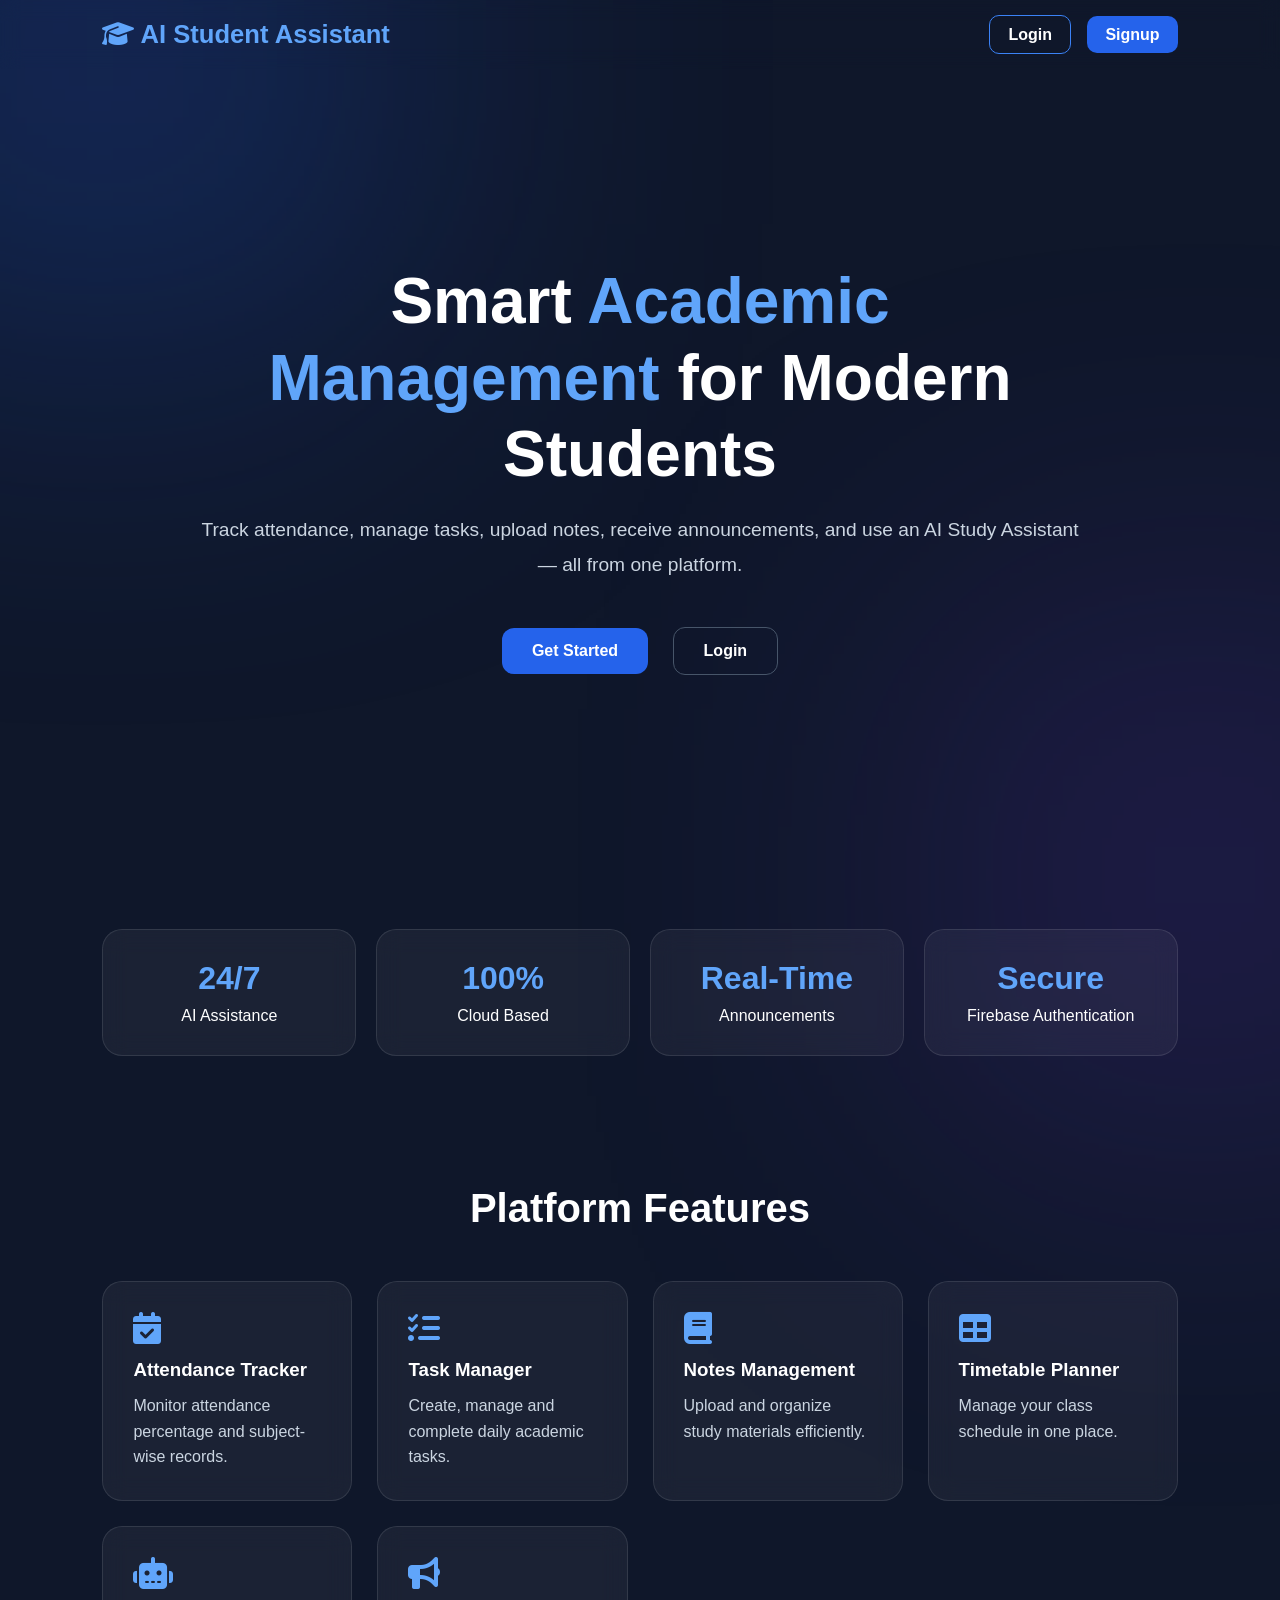
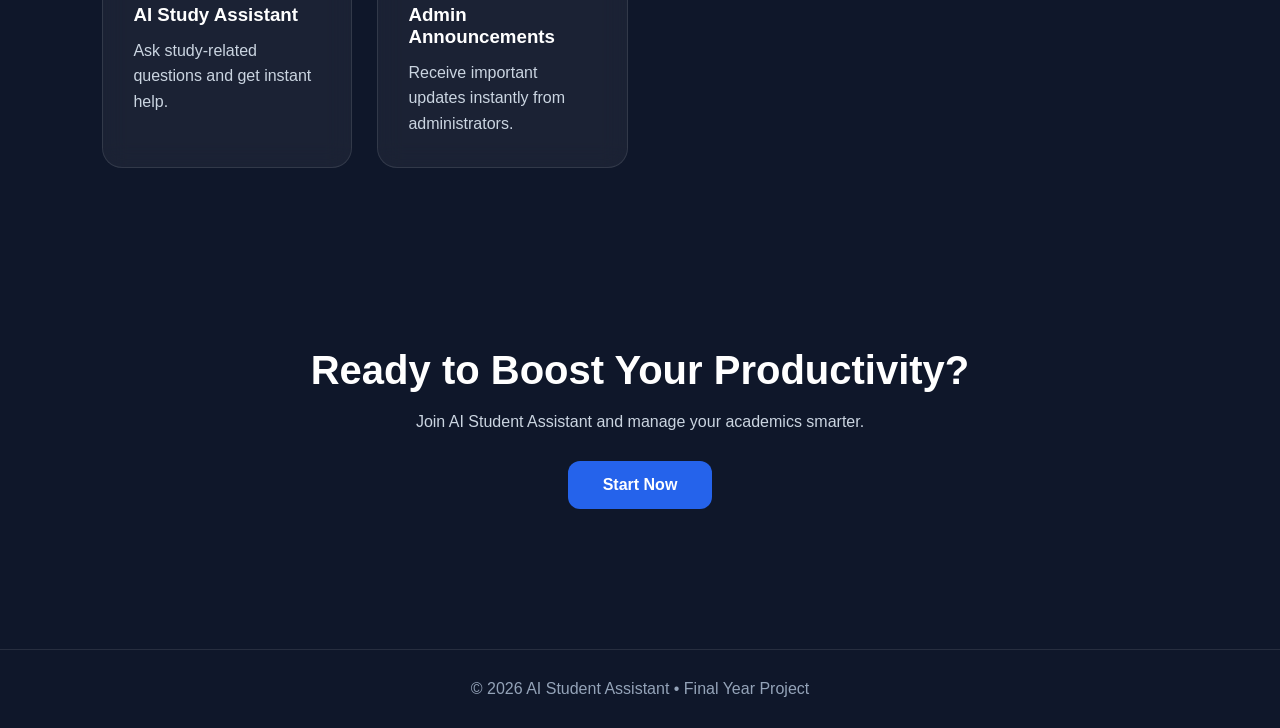
<file: index.html>
<!DOCTYPE html>

<html lang="en">
<head>
<meta charset="UTF-8">
<meta name="viewport" content="width=device-width, initial-scale=1.0">

<title>AI Student Assistant</title>

<link rel="stylesheet" href="https://cdnjs.cloudflare.com/ajax/libs/font-awesome/6.5.1/css/all.min.css">

<style>

*{
margin:0;
padding:0;
box-sizing:border-box;
font-family:'Segoe UI',sans-serif;
scroll-behavior:smooth;
}

body{
background:#0f172a;
color:white;
overflow-x:hidden;
}

body::before{
content:"";
position:fixed;
width:500px;
height:500px;
background:#2563eb;
filter:blur(180px);
top:-200px;
left:-150px;
opacity:.35;
z-index:-1;
}

body::after{
content:"";
position:fixed;
width:450px;
height:450px;
background:#7c3aed;
filter:blur(180px);
bottom:-200px;
right:-150px;
opacity:.25;
z-index:-1;
}

nav{
display:flex;
justify-content:space-between;
align-items:center;
padding:20px 8%;
backdrop-filter:blur(10px);
}

.logo{
font-size:1.6rem;
font-weight:bold;
color:#60a5fa;
}

.nav-buttons a{
text-decoration:none;
margin-left:12px;
padding:10px 18px;
border-radius:10px;
font-weight:600;
}

.login-btn{
background:transparent;
border:1px solid #3b82f6;
color:white;
}

.signup-btn{
background:#2563eb;
color:white;
}

.hero{
min-height:90vh;
display:flex;
align-items:center;
justify-content:center;
text-align:center;
padding:20px;
}

.hero-content{
max-width:900px;
}

.hero h1{
font-size:4rem;
margin-bottom:20px;
line-height:1.2;
}

.hero h1 span{
color:#60a5fa;
}

.hero p{
font-size:1.2rem;
color:#cbd5e1;
margin-bottom:35px;
line-height:1.8;
}

.hero-buttons a{
display:inline-block;
margin:10px;
padding:14px 30px;
border-radius:12px;
text-decoration:none;
font-weight:bold;
transition:.3s;
}

.primary-btn{
background:#2563eb;
color:white;
}

.secondary-btn{
border:1px solid #475569;
color:white;
}

.hero-buttons a:hover{
transform:translateY(-4px);
}

.stats{
display:grid;
grid-template-columns:repeat(auto-fit,minmax(200px,1fr));
gap:20px;
padding:50px 8%;
}

.stat-card{
background:rgba(255,255,255,.05);
backdrop-filter:blur(12px);
border:1px solid rgba(255,255,255,.1);
padding:30px;
border-radius:20px;
text-align:center;
}

.stat-card h2{
color:#60a5fa;
font-size:2rem;
margin-bottom:10px;
}

.features{
padding:80px 8%;
}

.section-title{
text-align:center;
font-size:2.5rem;
margin-bottom:50px;
}

.feature-grid{
display:grid;
grid-template-columns:repeat(auto-fit,minmax(250px,1fr));
gap:25px;
}

.feature-card{
background:rgba(255,255,255,.05);
backdrop-filter:blur(12px);
border:1px solid rgba(255,255,255,.1);
padding:30px;
border-radius:20px;
transition:.3s;
}

.feature-card:hover{
transform:translateY(-8px);
border-color:#3b82f6;
}

.feature-card i{
font-size:2rem;
color:#60a5fa;
margin-bottom:15px;
}

.feature-card h3{
margin-bottom:12px;
}

.feature-card p{
color:#cbd5e1;
line-height:1.6;
}

.cta{
padding:100px 20px;
text-align:center;
}

.cta h2{
font-size:2.5rem;
margin-bottom:20px;
}

.cta p{
color:#cbd5e1;
margin-bottom:30px;
}

.cta a{
display:inline-block;
padding:15px 35px;
background:#2563eb;
border-radius:12px;
text-decoration:none;
color:white;
font-weight:bold;
}

footer{
text-align:center;
padding:30px;
border-top:1px solid rgba(255,255,255,.1);
color:#94a3b8;
margin-top:40px;
}

@media(max-width:768px){

.hero h1{
font-size:2.5rem;
}

.hero p{
font-size:1rem;
}

}

</style>

</head>

<body>

<nav>

<div class="logo">
<i class="fa-solid fa-graduation-cap"></i>
AI Student Assistant
</div>

<div class="nav-buttons">
<a href="login.html" class="login-btn">Login</a>
<a href="signup.html" class="signup-btn">Signup</a>
</div>

</nav>

<section class="hero">

<div class="hero-content">

<h1>
Smart <span>Academic Management</span>
for Modern Students
</h1>

<p>
Track attendance, manage tasks, upload notes,
receive announcements, and use an AI Study Assistant —
all from one platform.
</p>

<div class="hero-buttons">

<a href="signup.html" class="primary-btn">
Get Started
</a>

<a href="login.html" class="secondary-btn">
Login
</a>

</div>

</div>

</section>

<section class="stats">

<div class="stat-card">
<h2>24/7</h2>
<p>AI Assistance</p>
</div>

<div class="stat-card">
<h2>100%</h2>
<p>Cloud Based</p>
</div>

<div class="stat-card">
<h2>Real-Time</h2>
<p>Announcements</p>
</div>

<div class="stat-card">
<h2>Secure</h2>
<p>Firebase Authentication</p>
</div>

</section>

<section class="features">

<h2 class="section-title">
Platform Features
</h2>

<div class="feature-grid">

<div class="feature-card">
<i class="fa-solid fa-calendar-check"></i>
<h3>Attendance Tracker</h3>
<p>Monitor attendance percentage and subject-wise records.</p>
</div>

<div class="feature-card">
<i class="fa-solid fa-list-check"></i>
<h3>Task Manager</h3>
<p>Create, manage and complete daily academic tasks.</p>
</div>

<div class="feature-card">
<i class="fa-solid fa-book"></i>
<h3>Notes Management</h3>
<p>Upload and organize study materials efficiently.</p>
</div>

<div class="feature-card">
<i class="fa-solid fa-table"></i>
<h3>Timetable Planner</h3>
<p>Manage your class schedule in one place.</p>
</div>

<div class="feature-card">
<i class="fa-solid fa-robot"></i>
<h3>AI Study Assistant</h3>
<p>Ask study-related questions and get instant help.</p>
</div>

<div class="feature-card">
<i class="fa-solid fa-bullhorn"></i>
<h3>Admin Announcements</h3>
<p>Receive important updates instantly from administrators.</p>
</div>

</div>

</section>

<section class="cta">

<h2>Ready to Boost Your Productivity?</h2>

<p>
Join AI Student Assistant and manage your academics smarter.
</p>

<a href="signup.html">
Start Now
</a>

</section>

<footer>

© 2026 AI Student Assistant • Final Year Project

</footer>

</body>
</html>
</file>
